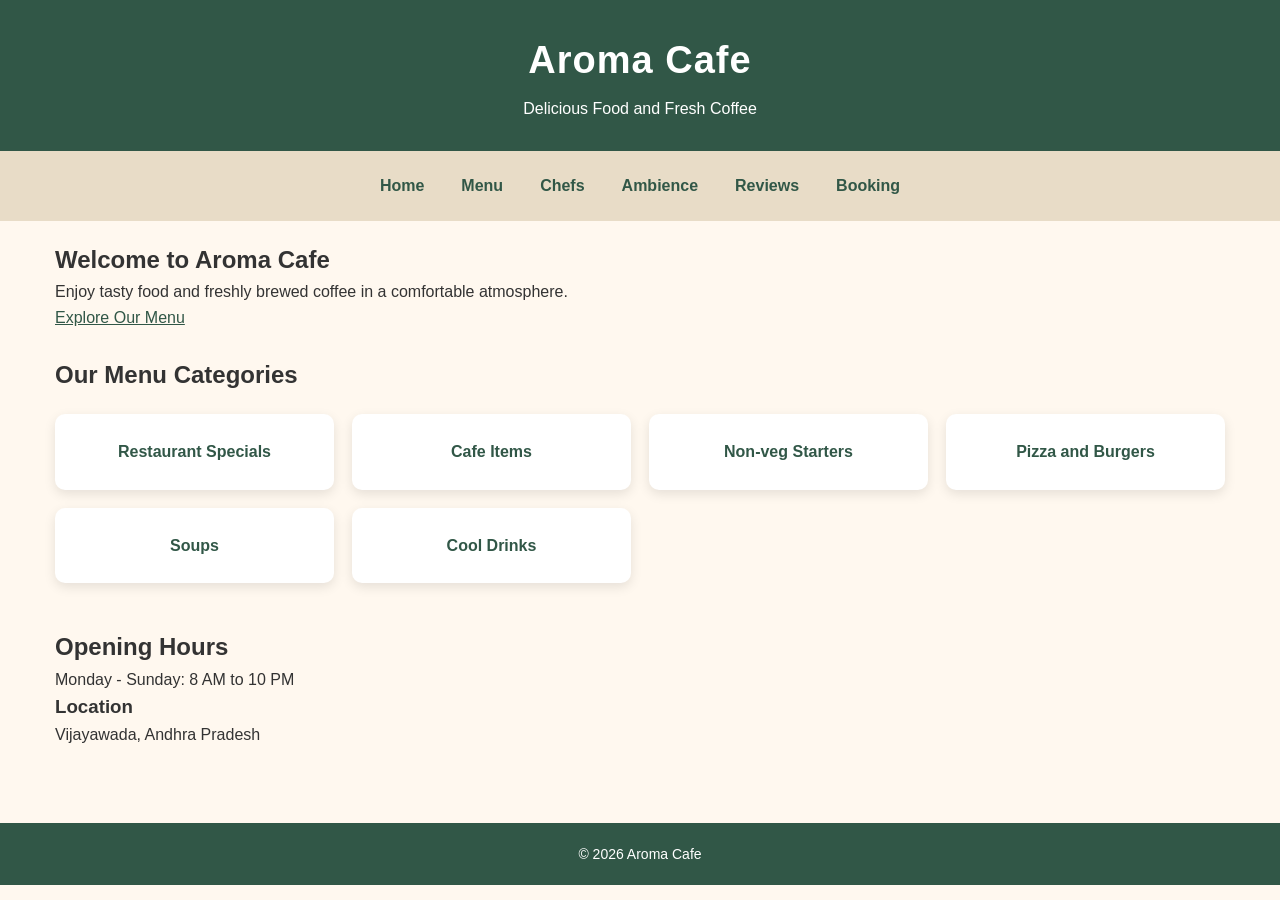
<file: index.html>
<!DOCTYPE html>
<html lang="en">
<head>
    <meta charset="UTF-8">
    <meta name="viewport"
          content="width=device-width, initial-scale=1.0">
    <title>Aroma Cafe - Home</title>
    <link rel="stylesheet" href="style.css">
</head>
<body>

<header>
    <h1>Aroma Cafe</h1>
    <p>Delicious Food and Fresh Coffee</p>
</header>

<nav>
    <a href="index.html">Home</a>
    <a href="menu.html">Menu</a>
    <a href="chefs.html">Chefs</a>
    <a href="ambience.html">Ambience</a>
    <a href="reviews.html">Reviews</a>
    <a href="booking.html">Booking</a>
</nav>

<main>
    <section class="hero">
        <h2>Welcome to Aroma Cafe</h2>
        <p>
            Enjoy tasty food and freshly brewed coffee
            in a comfortable atmosphere.
        </p>
        <a class="cta" href="menu.html">
            Explore Our Menu
        </a>
    </section>

    <section>
        <h2>Our Menu Categories</h2>
        <div class="quick-links">
            <a href="restaurant-specials.html">
                Restaurant Specials
            </a>
            <a href="cafe-items.html">Cafe Items</a>
            <a href="nonveg-starters.html">
                Non-veg Starters
            </a>
            <a href="pizza-burgers.html">
                Pizza and Burgers
            </a>
            <a href="soups.html">Soups</a>
            <a href="cool-drinks.html">Cool Drinks</a>
        </div>
    </section>

    <section>
        <h2>Opening Hours</h2>
        <p>Monday - Sunday: 8 AM to 10 PM</p>
        <h3>Location</h3>
        <p>Vijayawada, Andhra Pradesh</p>
    </section>
</main>

<footer>
    <p>&copy; 2026 Aroma Cafe</p>
</footer>

</body>
</html>
</file>
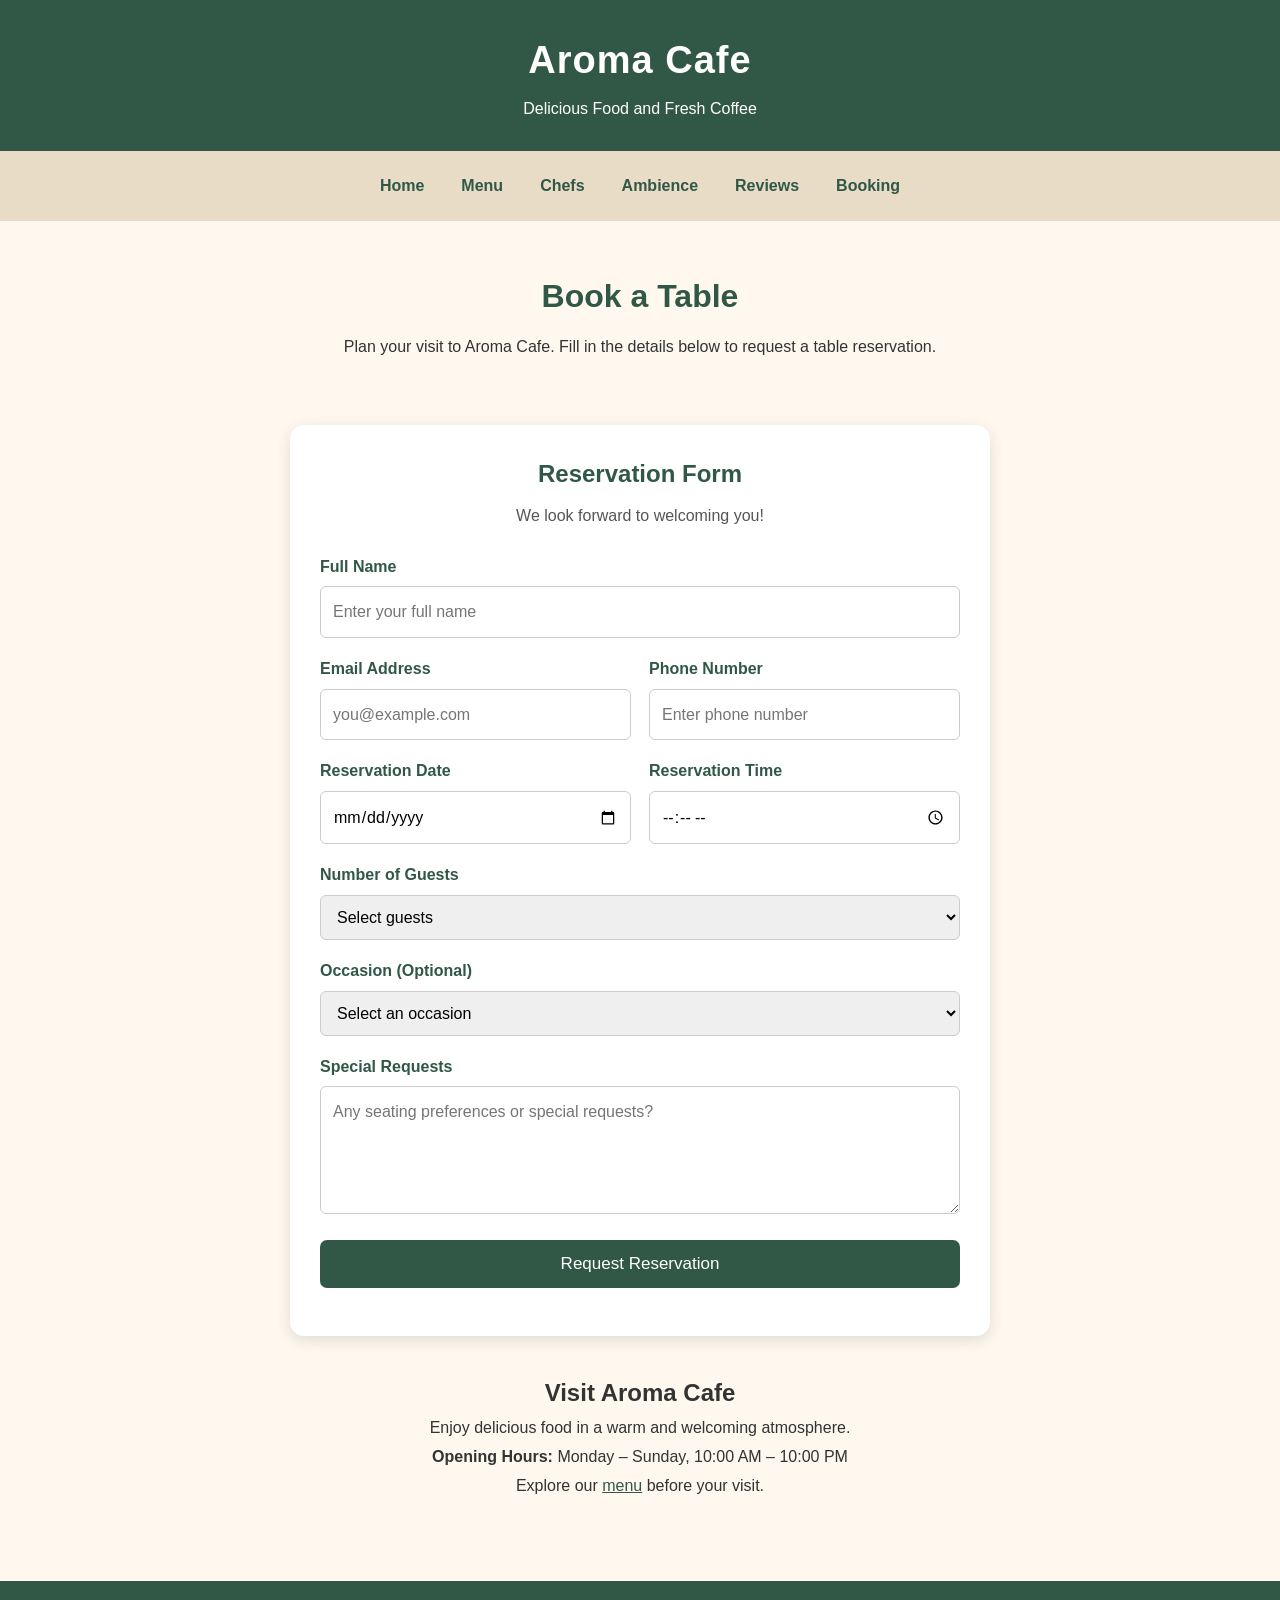
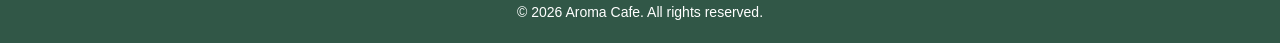
<file: booking.html>
<!DOCTYPE html>
<html lang="en">
<head>
    <meta charset="UTF-8">
    <meta name="viewport" content="width=device-width, initial-scale=1.0">
    <title>Table Booking | Aroma Cafe</title>
    <link rel="stylesheet" href="style.css">

    <style>
        .booking-container {
            max-width: 700px;
            margin: 35px auto;
            padding: 30px;
            background: #ffffff;
            border-radius: 14px;
            box-shadow: 0 4px 15px rgba(0, 0, 0, 0.12);
        }

        .booking-container h2 {
            text-align: center;
            color: #315747;
            margin-bottom: 10px;
        }

        .booking-container .description {
            text-align: center;
            margin-bottom: 25px;
            color: #555;
        }

        .form-group {
            margin-bottom: 18px;
        }

        .form-group label {
            display: block;
            font-weight: bold;
            margin-bottom: 7px;
            color: #315747;
        }

        .form-group input,
        .form-group select,
        .form-group textarea {
            width: 100%;
            padding: 12px;
            border: 1px solid #ccc;
            border-radius: 6px;
            box-sizing: border-box;
            font: inherit;
        }

        .form-row {
            display: grid;
            grid-template-columns: 1fr 1fr;
            gap: 18px;
        }

        .booking-button {
            width: 100%;
            padding: 14px;
            background: #315747;
            color: white;
            border: none;
            border-radius: 7px;
            font-size: 17px;
            cursor: pointer;
        }

        .booking-button:hover {
            background: #244235;
        }

        #bookingMessage {
            text-align: center;
            margin-top: 18px;
            color: #315747;
            font-weight: bold;
        }

        .booking-info {
            text-align: center;
            margin: 30px 15px;
            line-height: 1.8;
        }

        @media (max-width: 550px) {
            .booking-container {
                margin: 20px 12px;
                padding: 20px;
            }

            .form-row {
                grid-template-columns: 1fr;
                gap: 0;
            }
        }
    </style>
</head>

<body>

    <!-- Header -->
    <header>
        <h1>Aroma Cafe</h1>
        <p>Delicious Food and Fresh Coffee</p>
    </header>

    <!-- Navigation Bar -->
    <nav>
        <a href="index.html">Home</a>
        <a href="menu.html">Menu</a>
        <a href="chefs.html">Chefs</a>
        <a href="ambience.html">Ambience</a>
        <a href="reviews.html">Reviews</a>
        <a href="booking.html">Booking</a>
    </nav>

    <main>

        <!-- Introduction -->
        <section class="page-intro">
            <h2>Book a Table</h2>
            <p>
                Plan your visit to Aroma Cafe.
                Fill in the details below to request a table reservation.
            </p>
        </section>

        <!-- Booking Form -->
        <section class="booking-container">
            <h2>Reservation Form</h2>
            <p class="description">
                We look forward to welcoming you!
            </p>

            <form id="bookingForm">

                <div class="form-group">
                    <label for="customerName">Full Name</label>
                    <input
                        type="text"
                        id="customerName"
                        name="customerName"
                        placeholder="Enter your full name"
                        required>
                </div>

                <div class="form-row">
                    <div class="form-group">
                        <label for="email">Email Address</label>
                        <input
                            type="email"
                            id="email"
                            name="email"
                            placeholder="you@example.com"
                            required>
                    </div>

                    <div class="form-group">
                        <label for="phone">Phone Number</label>
                        <input
                            type="tel"
                            id="phone"
                            name="phone"
                            placeholder="Enter phone number"
                            pattern="[0-9+\-\s()]{7,20}"
                            required>
                    </div>
                </div>

                <div class="form-row">
                    <div class="form-group">
                        <label for="bookingDate">Reservation Date</label>
                        <input
                            type="date"
                            id="bookingDate"
                            name="bookingDate"
                            required>
                    </div>

                    <div class="form-group">
                        <label for="bookingTime">Reservation Time</label>
                        <input
                            type="time"
                            id="bookingTime"
                            name="bookingTime"
                            required>
                    </div>
                </div>

                <div class="form-group">
                    <label for="guests">Number of Guests</label>
                    <select id="guests" name="guests" required>
                        <option value="">Select guests</option>
                        <option value="1">1 Guest</option>
                        <option value="2">2 Guests</option>
                        <option value="3">3 Guests</option>
                        <option value="4">4 Guests</option>
                        <option value="5">5 Guests</option>
                        <option value="6">6 Guests</option>
                        <option value="7+">7 or More Guests</option>
                    </select>
                </div>

                <div class="form-group">
                    <label for="occasion">Occasion (Optional)</label>
                    <select id="occasion" name="occasion">
                        <option value="">Select an occasion</option>
                        <option value="Birthday">Birthday</option>
                        <option value="Anniversary">Anniversary</option>
                        <option value="Business Meeting">Business Meeting</option>
                        <option value="Family Dinner">Family Dinner</option>
                        <option value="Other">Other</option>
                    </select>
                </div>

                <div class="form-group">
                    <label for="requests">Special Requests</label>
                    <textarea
                        id="requests"
                        name="requests"
                        rows="4"
                        placeholder="Any seating preferences or special requests?"></textarea>
                </div>

                <button type="submit" class="booking-button">
                    Request Reservation
                </button>

                <p id="bookingMessage" role="status"></p>

            </form>
        </section>

        <!-- Cafe Information -->
        <section class="booking-info">
            <h2>Visit Aroma Cafe</h2>
            <p>Enjoy delicious food in a warm and welcoming atmosphere.</p>
            <p><strong>Opening Hours:</strong> Monday – Sunday, 10:00 AM – 10:00 PM</p>
            <p>
                Explore our <a href="menu.html">menu</a> before your visit.
            </p>
        </section>

    </main>

    <!-- Footer -->
    <footer>
        <p>&copy; 2026 Aroma Cafe. All rights reserved.</p>
    </footer>

    <!-- Demo Form Behaviour -->
    <script>
        // Prevent booking dates in the past.
        const dateInput = document.getElementById("bookingDate");
        const today = new Date();
        const localToday = new Date(
            today.getTime() - today.getTimezoneOffset() * 60000
        ).toISOString().split("T")[0];

        dateInput.min = localToday;

        document.getElementById("bookingForm").addEventListener("submit", function(event) {
            event.preventDefault();

            document.getElementById("bookingMessage").textContent =
                "Thank you! Your reservation request has been entered for this demo. No actual booking has been made.";

            this.reset();
            dateInput.min = localToday;
        });
    </script>

</body>
</html>
</file>
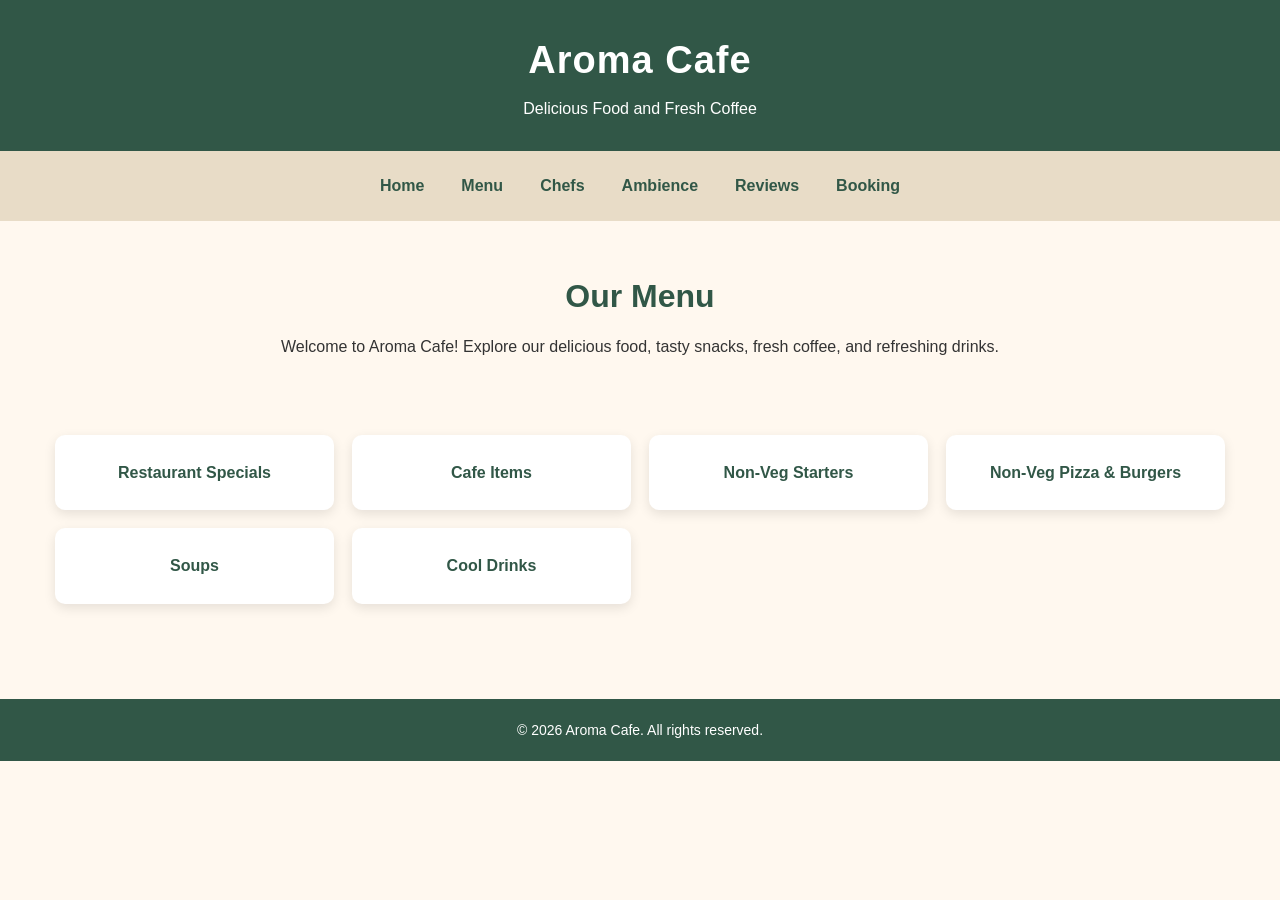
<file: menu.html>
<!DOCTYPE html>
<html lang="en">
<head>
    <meta charset="UTF-8">
    <meta name="viewport" content="width=device-width, initial-scale=1.0">
    <title>Menu | Aroma Cafe</title>
    <link rel="stylesheet" href="style.css">
</head>
<body>

    <!-- Header -->
    <header>
        <h1>Aroma Cafe</h1>
        <p>Delicious Food and Fresh Coffee</p>
    </header>

    <!-- Navigation Bar -->
    <nav>
        <a href="index.html">Home</a>
        <a href="menu.html">Menu</a>
        <a href="chefs.html">Chefs</a>
        <a href="ambience.html">Ambience</a>
        <a href="reviews.html">Reviews</a>
        <a href="booking.html">Booking</a>
    </nav>

    <!-- Menu Section -->
    <main>
        <section class="page-intro">
            <h2>Our Menu</h2>
            <p>
                Welcome to Aroma Cafe! Explore our delicious food,
                tasty snacks, fresh coffee, and refreshing drinks.
            </p>
        </section>

        <!-- Menu Categories -->
        <section class="quick-links">
            <a href="restaurant-specials.html">
                Restaurant Specials
            </a>

            <a href="cafe-items.html">
                Cafe Items
            </a>

            <a href="nonveg-starters.html">
                Non-Veg Starters
            </a>

            <a href="pizza-burgers.html">
                Non-Veg Pizza &amp; Burgers
            </a>

            <a href="soups.html">
                Soups
            </a>

            <a href="cool-drinks.html">
                Cool Drinks
            </a>
        </section>
    </main>

    <!-- Footer -->
    <footer>
        <p>&copy; 2026 Aroma Cafe. All rights reserved.</p>
    </footer>

</body>
</html>
</file>
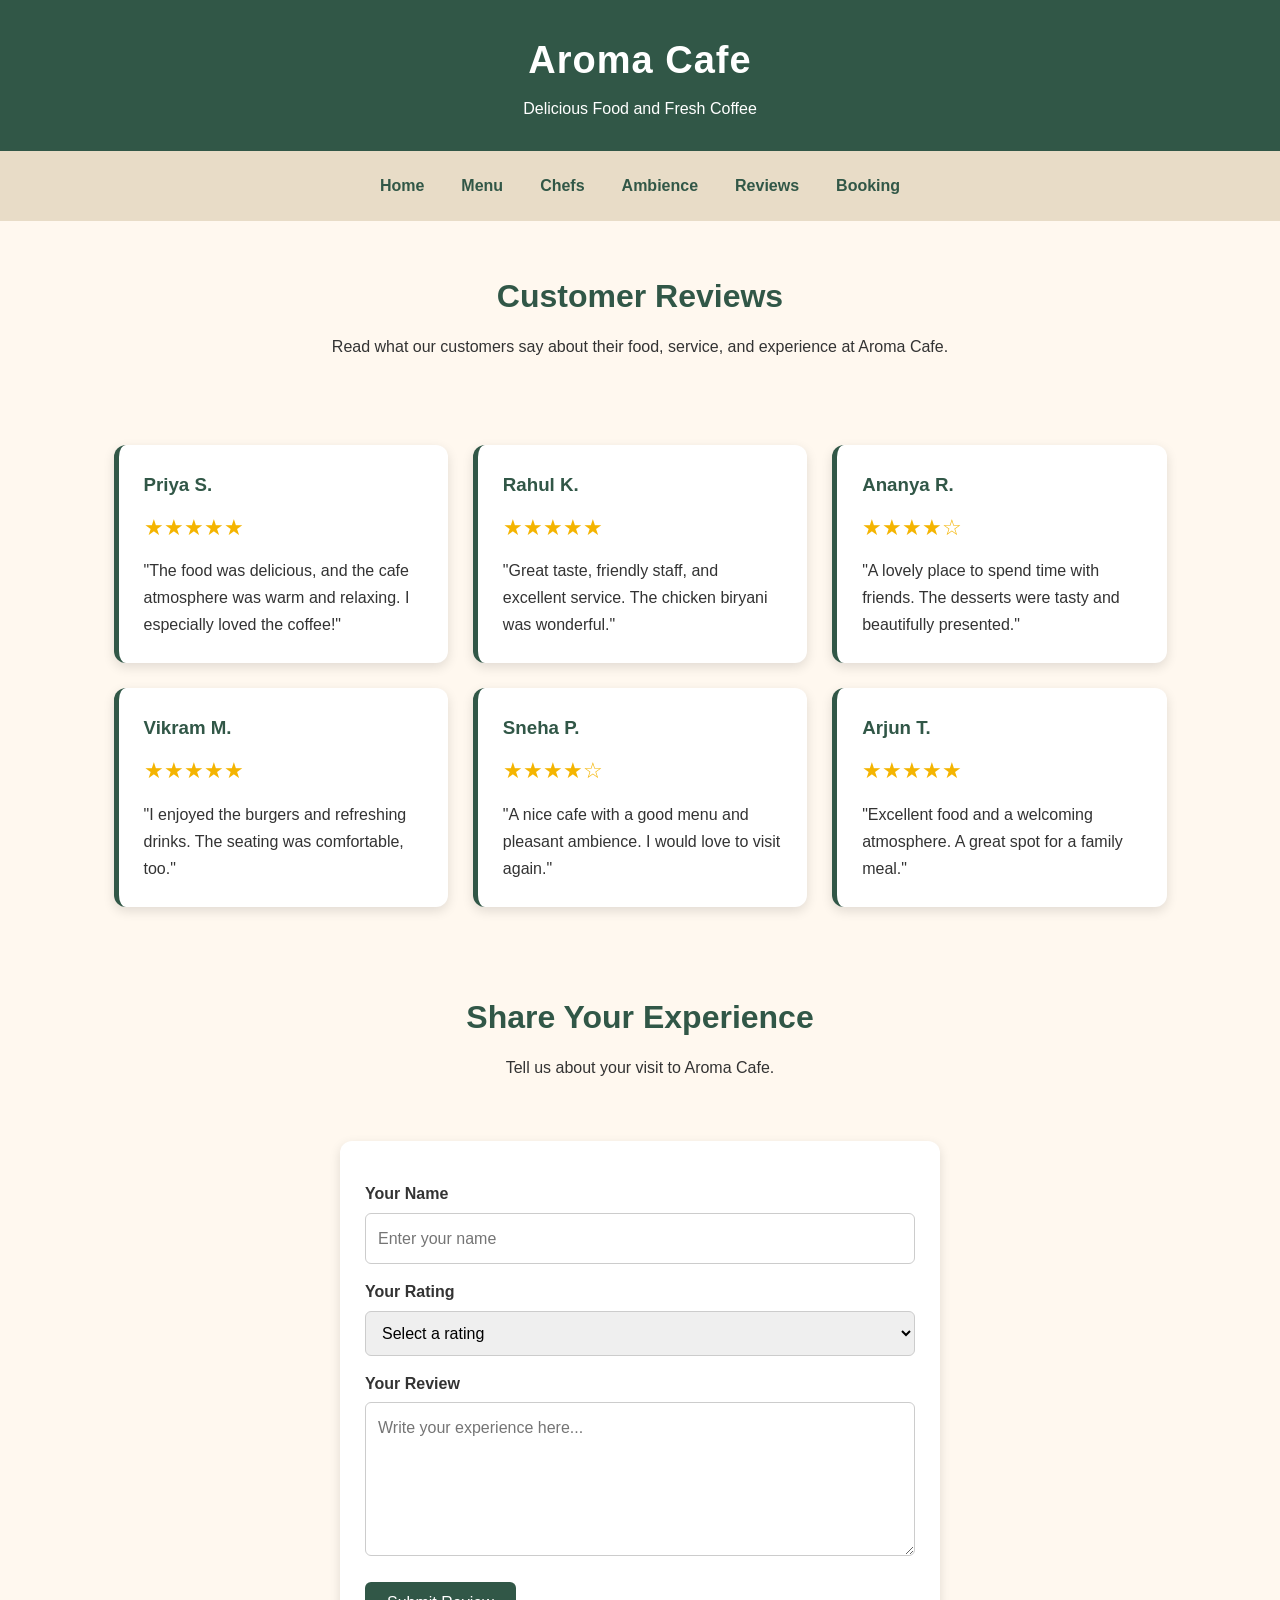
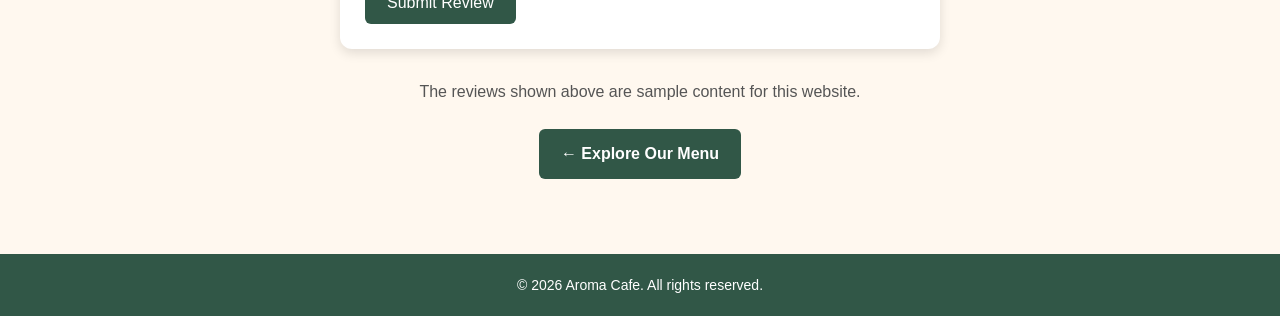
<file: reviews.html>
<!DOCTYPE html>
<html lang="en">
<head>
    <meta charset="UTF-8">
    <meta name="viewport" content="width=device-width, initial-scale=1.0">
    <title>Customer Reviews | Aroma Cafe</title>
    <link rel="stylesheet" href="style.css">

    <style>
        .reviews-grid {
            display: grid;
            grid-template-columns: repeat(auto-fit, minmax(250px, 1fr));
            gap: 25px;
            padding: 30px 5%;
        }

        .review-card {
            background: #ffffff;
            padding: 25px;
            border-radius: 12px;
            box-shadow: 0 4px 12px rgba(0, 0, 0, 0.12);
            border-left: 5px solid #315747;
        }

        .review-card h3 {
            color: #315747;
            margin-bottom: 10px;
        }

        .stars {
            color: #f4b400;
            font-size: 22px;
            margin-bottom: 12px;
        }

        .review-card p {
            line-height: 1.7;
        }

        .review-form {
            max-width: 600px;
            margin: 30px auto;
            padding: 25px;
            background: #ffffff;
            border-radius: 12px;
            box-shadow: 0 4px 12px rgba(0, 0, 0, 0.12);
        }

        .review-form label {
            display: block;
            margin: 15px 0 6px;
            font-weight: bold;
        }

        .review-form input,
        .review-form select,
        .review-form textarea {
            width: 100%;
            padding: 12px;
            border: 1px solid #ccc;
            border-radius: 6px;
            box-sizing: border-box;
            font: inherit;
        }

        .review-form button {
            margin-top: 18px;
            padding: 12px 22px;
            background: #315747;
            color: white;
            border: none;
            border-radius: 6px;
            cursor: pointer;
            font-size: 16px;
        }

        .review-form button:hover {
            background: #244235;
        }

        .review-note {
            text-align: center;
            margin: 15px;
            color: #555;
        }
    </style>
</head>

<body>

    <!-- Header -->
    <header>
        <h1>Aroma Cafe</h1>
        <p>Delicious Food and Fresh Coffee</p>
    </header>

    <!-- Navigation Bar -->
    <nav>
        <a href="index.html">Home</a>
        <a href="menu.html">Menu</a>
        <a href="chefs.html">Chefs</a>
        <a href="ambience.html">Ambience</a>
        <a href="reviews.html">Reviews</a>
        <a href="booking.html">Booking</a>
    </nav>

    <main>

        <!-- Introduction -->
        <section class="page-intro">
            <h2>Customer Reviews</h2>
            <p>
                Read what our customers say about their food,
                service, and experience at Aroma Cafe.
            </p>
        </section>

        <!-- Customer Reviews -->
        <section class="reviews-grid">

            <div class="review-card">
                <h3>Priya S.</h3>
                <div class="stars">★★★★★</div>
                <p>
                    "The food was delicious, and the cafe atmosphere
                    was warm and relaxing. I especially loved the coffee!"
                </p>
            </div>

            <div class="review-card">
                <h3>Rahul K.</h3>
                <div class="stars">★★★★★</div>
                <p>
                    "Great taste, friendly staff, and excellent service.
                    The chicken biryani was wonderful."
                </p>
            </div>

            <div class="review-card">
                <h3>Ananya R.</h3>
                <div class="stars">★★★★☆</div>
                <p>
                    "A lovely place to spend time with friends.
                    The desserts were tasty and beautifully presented."
                </p>
            </div>

            <div class="review-card">
                <h3>Vikram M.</h3>
                <div class="stars">★★★★★</div>
                <p>
                    "I enjoyed the burgers and refreshing drinks.
                    The seating was comfortable, too."
                </p>
            </div>

            <div class="review-card">
                <h3>Sneha P.</h3>
                <div class="stars">★★★★☆</div>
                <p>
                    "A nice cafe with a good menu and pleasant ambience.
                    I would love to visit again."
                </p>
            </div>

            <div class="review-card">
                <h3>Arjun T.</h3>
                <div class="stars">★★★★★</div>
                <p>
                    "Excellent food and a welcoming atmosphere.
                    A great spot for a family meal."
                </p>
            </div>

        </section>

        <!-- Review Submission Form -->
        <section>
            <div class="page-intro">
                <h2>Share Your Experience</h2>
                <p>Tell us about your visit to Aroma Cafe.</p>
            </div>

            <form class="review-form" id="reviewForm">
                <label for="customerName">Your Name</label>
                <input
                    type="text"
                    id="customerName"
                    name="customerName"
                    placeholder="Enter your name"
                    required>

                <label for="rating">Your Rating</label>
                <select id="rating" name="rating" required>
                    <option value="">Select a rating</option>
                    <option value="5">★★★★★ - Excellent</option>
                    <option value="4">★★★★☆ - Very Good</option>
                    <option value="3">★★★☆☆ - Good</option>
                    <option value="2">★★☆☆☆ - Fair</option>
                    <option value="1">★☆☆☆☆ - Poor</option>
                </select>

                <label for="comment">Your Review</label>
                <textarea
                    id="comment"
                    name="comment"
                    rows="5"
                    placeholder="Write your experience here..."
                    required></textarea>

                <button type="submit">Submit Review</button>
                <p id="formMessage" role="status"></p>
            </form>

            <p class="review-note">
                The reviews shown above are sample content for this website.
            </p>
        </section>

        <div class="back-link">
            <a href="menu.html">← Explore Our Menu</a>
        </div>

    </main>

    <!-- Footer -->
    <footer>
        <p>&copy; 2026 Aroma Cafe. All rights reserved.</p>
    </footer>

    <!-- Demo form behaviour -->
    <script>
        document.getElementById("reviewForm").addEventListener("submit", function(event) {
            event.preventDefault();

            document.getElementById("formMessage").textContent =
                "Thank you for sharing your review! This is a demo form; your review has not been saved.";

            this.reset();
        });
    </script>

</body>
</html>
</file>
<file: style.css>
/* =====================================
   AROMA CAFE - COMMON STYLESHEET
   ===================================== */

/* General Reset */
* {
    margin: 0;
    padding: 0;
    box-sizing: border-box;
}

/* Body */
body {
    font-family: Arial, Helvetica, sans-serif;
    background-color: #fff8ef;
    color: #333333;
    line-height: 1.6;
}

/* Header */
header {
    background-color: #315747;
    color: white;
    text-align: center;
    padding: 30px 15px;
}

header h1 {
    font-size: 38px;
    margin-bottom: 5px;
    letter-spacing: 1px;
}

header p {
    font-size: 16px;
}

/* Navigation Bar */
nav {
    background-color: #e8dcc7;
    display: flex;
    justify-content: center;
    align-items: center;
    flex-wrap: wrap;
    gap: 5px;
    padding: 12px;
}

nav a {
    color: #315747;
    text-decoration: none;
    font-weight: bold;
    padding: 10px 16px;
    border-radius: 5px;
    transition: background-color 0.3s, color 0.3s;
}

nav a:hover,
nav a:focus {
    background-color: #315747;
    color: white;
}

/* Main Content */
main {
    width: 100%;
    max-width: 1200px;
    margin: auto;
    padding: 20px 15px;
}

/* Page Introduction */
.page-intro {
    text-align: center;
    padding: 30px 15px;
}

.page-intro h2 {
    color: #315747;
    font-size: 32px;
    margin-bottom: 12px;
}

.page-intro p {
    max-width: 800px;
    margin: auto;
    font-size: 16px;
}

/* General Sections */
section {
    margin-bottom: 25px;
}

/* Food Grid */
.food-grid {
    display: grid;
    grid-template-columns: repeat(auto-fit, minmax(220px, 1fr));
    gap: 25px;
    padding: 20px 0;
}

/* Food Cards */
.food {
    background-color: white;
    border-radius: 12px;
    overflow: hidden;
    text-align: center;
    box-shadow: 0 4px 12px rgba(0, 0, 0, 0.10);
    transition: transform 0.3s ease, box-shadow 0.3s ease;
}

.food:hover {
    transform: translateY(-5px);
    box-shadow: 0 8px 18px rgba(0, 0, 0, 0.15);
}

/* Food Images */
.food img {
    width: 100%;
    height: 200px;
    object-fit: cover;
    display: block;
}

/* Food Titles */
.food h3 {
    color: #315747;
    font-size: 20px;
    margin: 15px 10px 8px;
}

/* Food Description and Price */
.food p {
    padding: 0 12px 18px;
    font-size: 16px;
}

/* Category Quick Links */
.quick-links {
    display: grid;
    grid-template-columns: repeat(auto-fit, minmax(220px, 1fr));
    gap: 18px;
    padding: 20px 0;
}

.quick-links a {
    display: block;
    background-color: white;
    color: #315747;
    text-align: center;
    text-decoration: none;
    font-weight: bold;
    padding: 25px 15px;
    border-radius: 10px;
    box-shadow: 0 4px 12px rgba(0, 0, 0, 0.10);
    transition: background-color 0.3s, color 0.3s;
}

.quick-links a:hover {
    background-color: #315747;
    color: white;
}

/* Back Link */
.back-link {
    text-align: center;
    margin: 25px 0;
}

.back-link a {
    display: inline-block;
    background-color: #315747;
    color: white;
    text-decoration: none;
    padding: 12px 22px;
    border-radius: 6px;
    font-weight: bold;
}

.back-link a:hover {
    background-color: #244235;
}

/* General Links */
main a {
    color: #315747;
}

.back-link a,
.quick-links a {
    text-decoration: none;
}

/* Forms */
form {
    width: 100%;
}

input,
select,
textarea,
button {
    font-family: inherit;
}

input:focus,
select:focus,
textarea:focus {
    outline: 2px solid #8ca99a;
    border-color: #315747;
}

/* Buttons */
button {
    cursor: pointer;
}

/* Reviews and Chef Cards
   Individual page styles can add extra details. */
.review-card,
.chef-card,
.ambience-card {
    transition: transform 0.3s ease;
}

.review-card:hover,
.chef-card:hover,
.ambience-card:hover {
    transform: translateY(-4px);
}

/* Footer */
footer {
    background-color: #315747;
    color: white;
    text-align: center;
    padding: 20px 15px;
    margin-top: 30px;
}

footer p {
    font-size: 14px;
}

/* Responsive Design - Tablets */
@media (max-width: 768px) {
    header h1 {
        font-size: 32px;
    }

    .page-intro h2 {
        font-size: 28px;
    }

    nav {
        gap: 3px;
    }

    nav a {
        padding: 9px 11px;
        font-size: 14px;
    }

    .food-grid {
        grid-template-columns: repeat(auto-fit, minmax(200px, 1fr));
        gap: 18px;
    }

    .food img {
        height: 180px;
    }
}

/* Responsive Design - Mobile Phones */
@media (max-width: 480px) {
    header {
        padding: 22px 10px;
    }

    header h1 {
        font-size: 28px;
    }

    header p {
        font-size: 14px;
    }

    nav {
        flex-direction: column;
        align-items: stretch;
    }

    nav a {
        text-align: center;
        padding: 10px;
    }

    main {
        padding: 12px;
    }

    .page-intro {
        padding: 20px 8px;
    }

    .page-intro h2 {
        font-size: 25px;
    }

    .food-grid {
        grid-template-columns: 1fr;
        gap: 20px;
    }

    .food img {
        height: 220px;
    }

    .quick-links {
        grid-template-columns: 1fr;
    }

    footer {
        padding: 16px 10px;
    }
}
</file>
